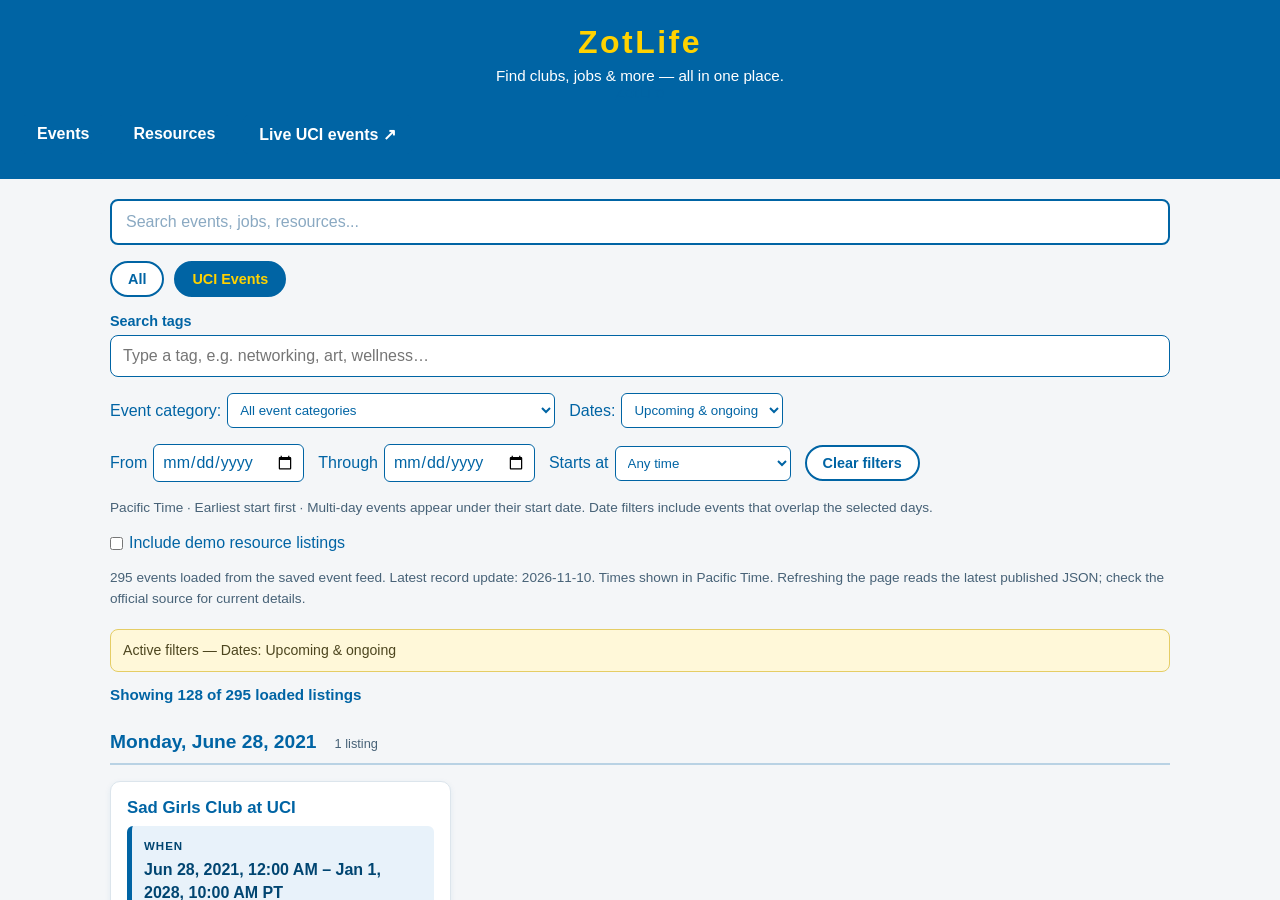
<file: index.html>
<!doctype html>
<html lang="en">
<head>
<meta charset="utf-8">
<meta name="viewport" content="width=device-width, initial-scale=1">
<meta http-equiv="refresh" content="0; url=./campus_connect___mvp_prototype.html">
<title>ZotLife</title>
</head>
<body><p><a href="./campus_connect___mvp_prototype.html">Open ZotLife — UCI events and resources</a></p></body>
</html>
</file>
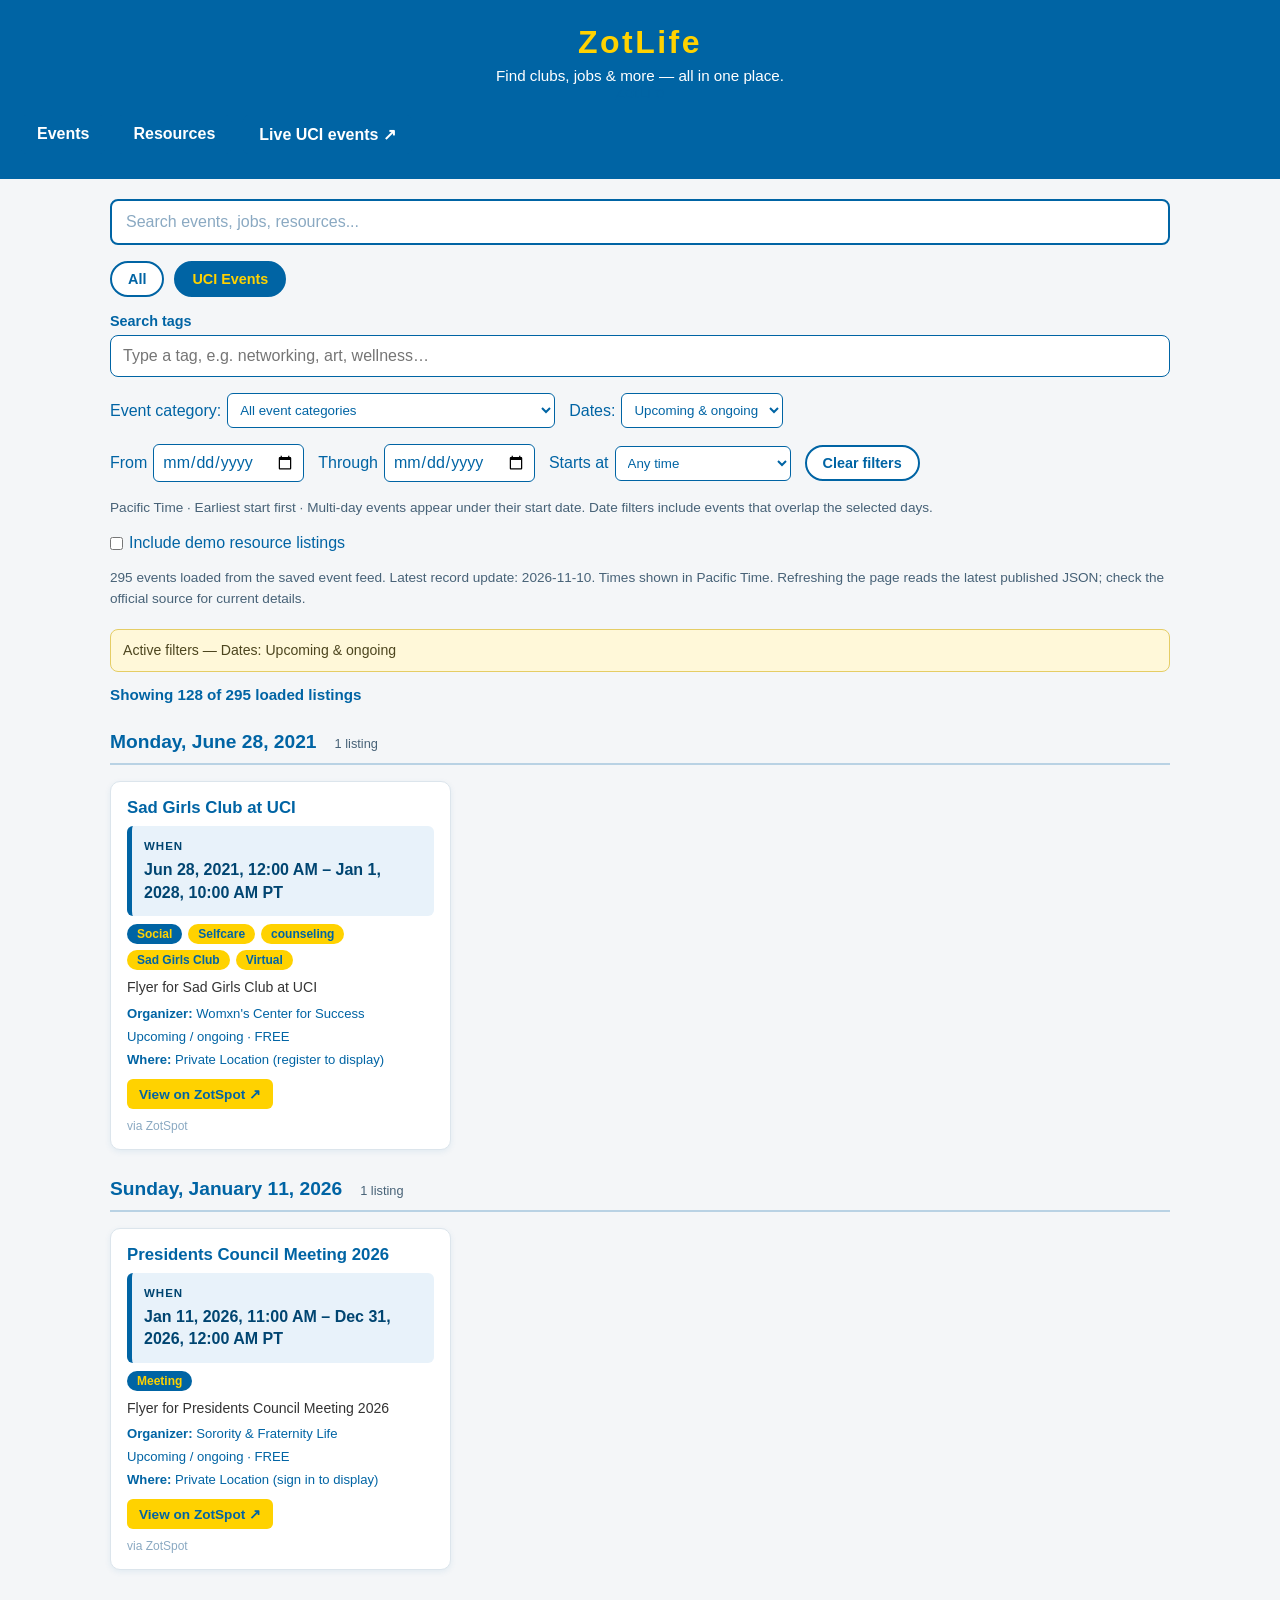
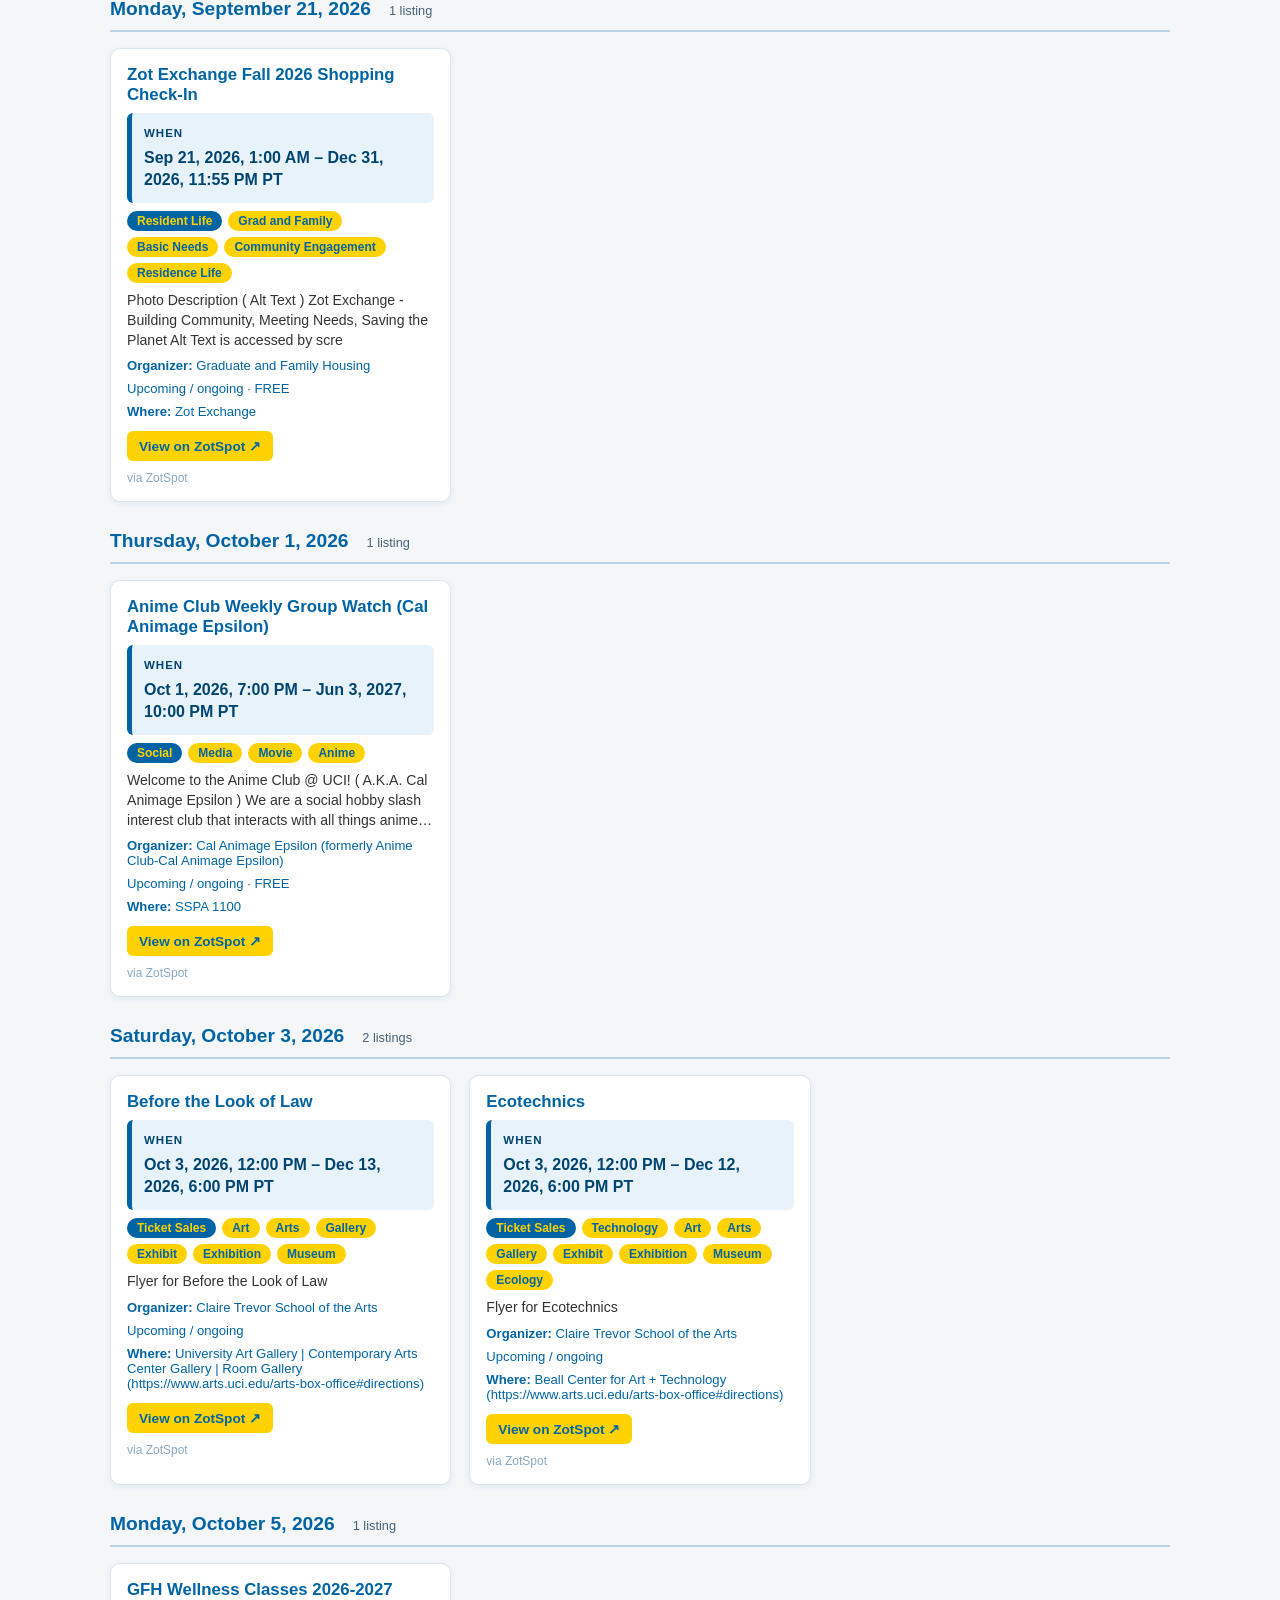
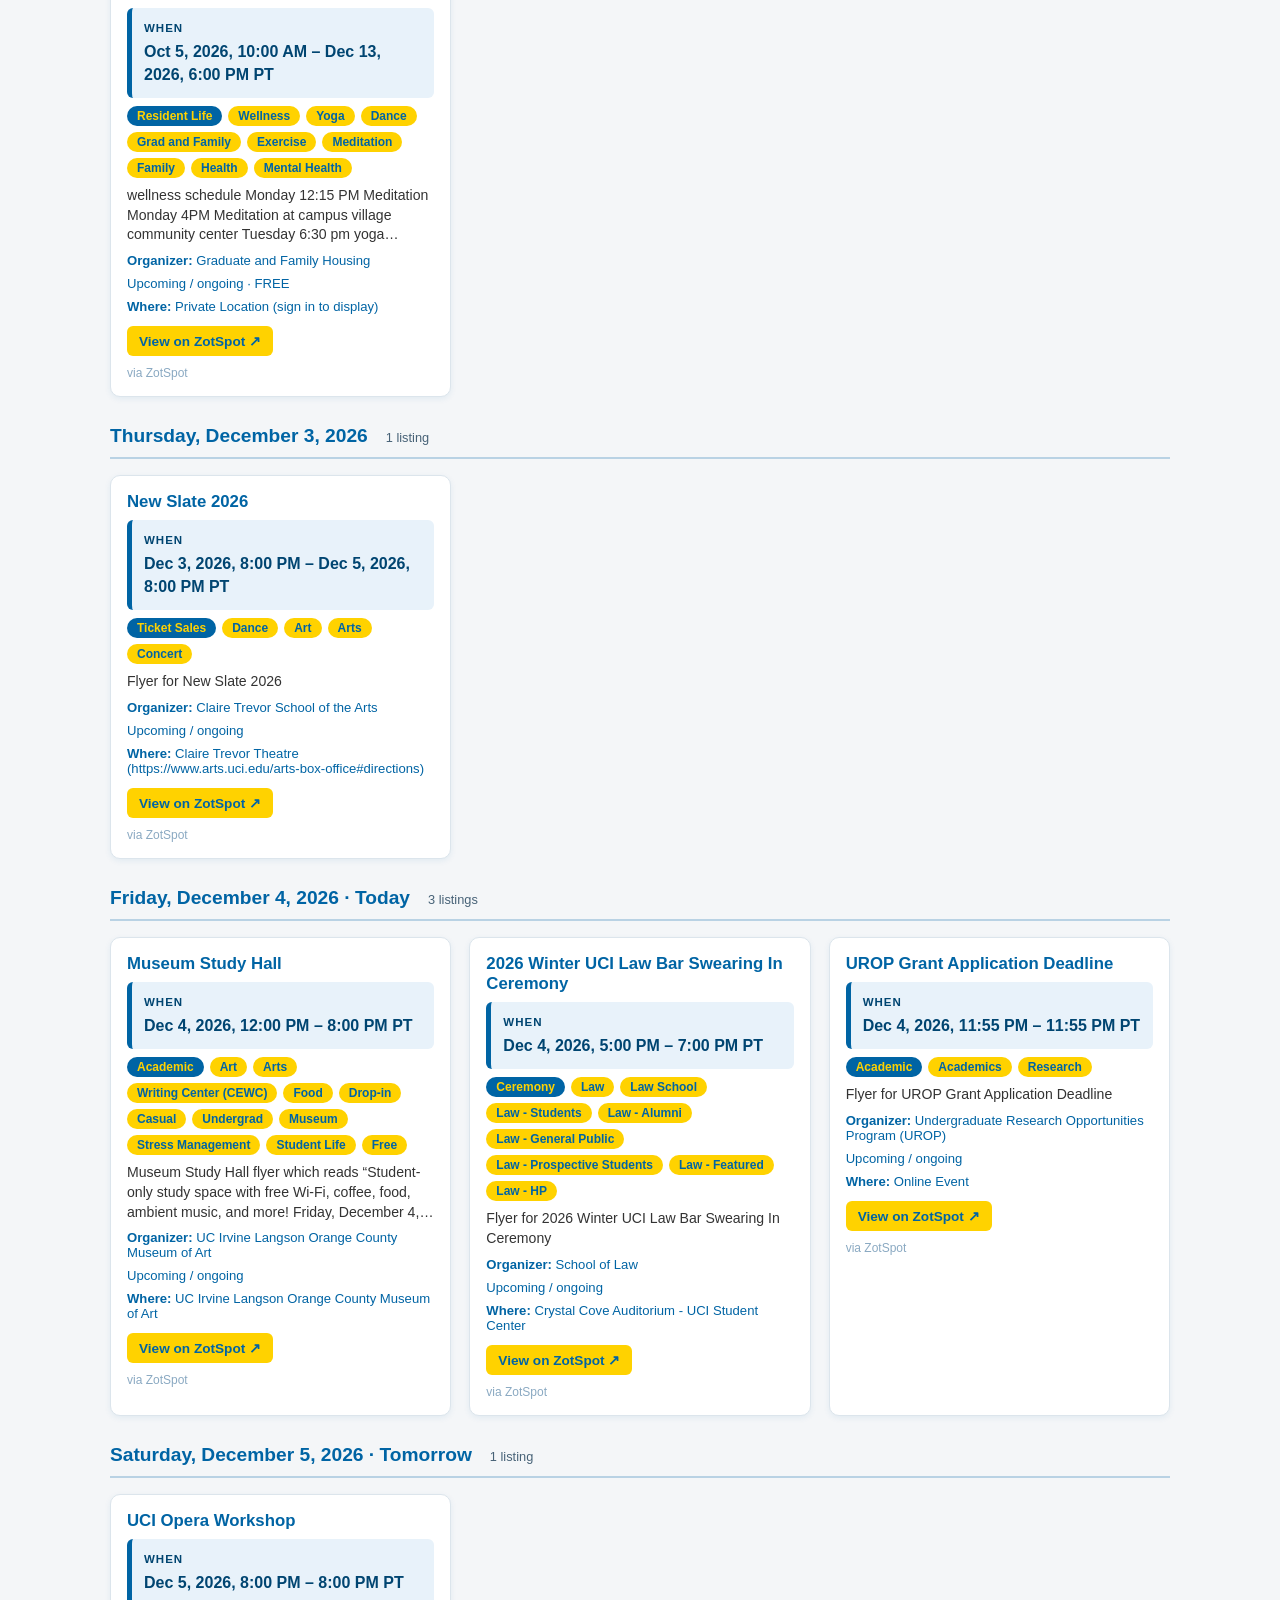
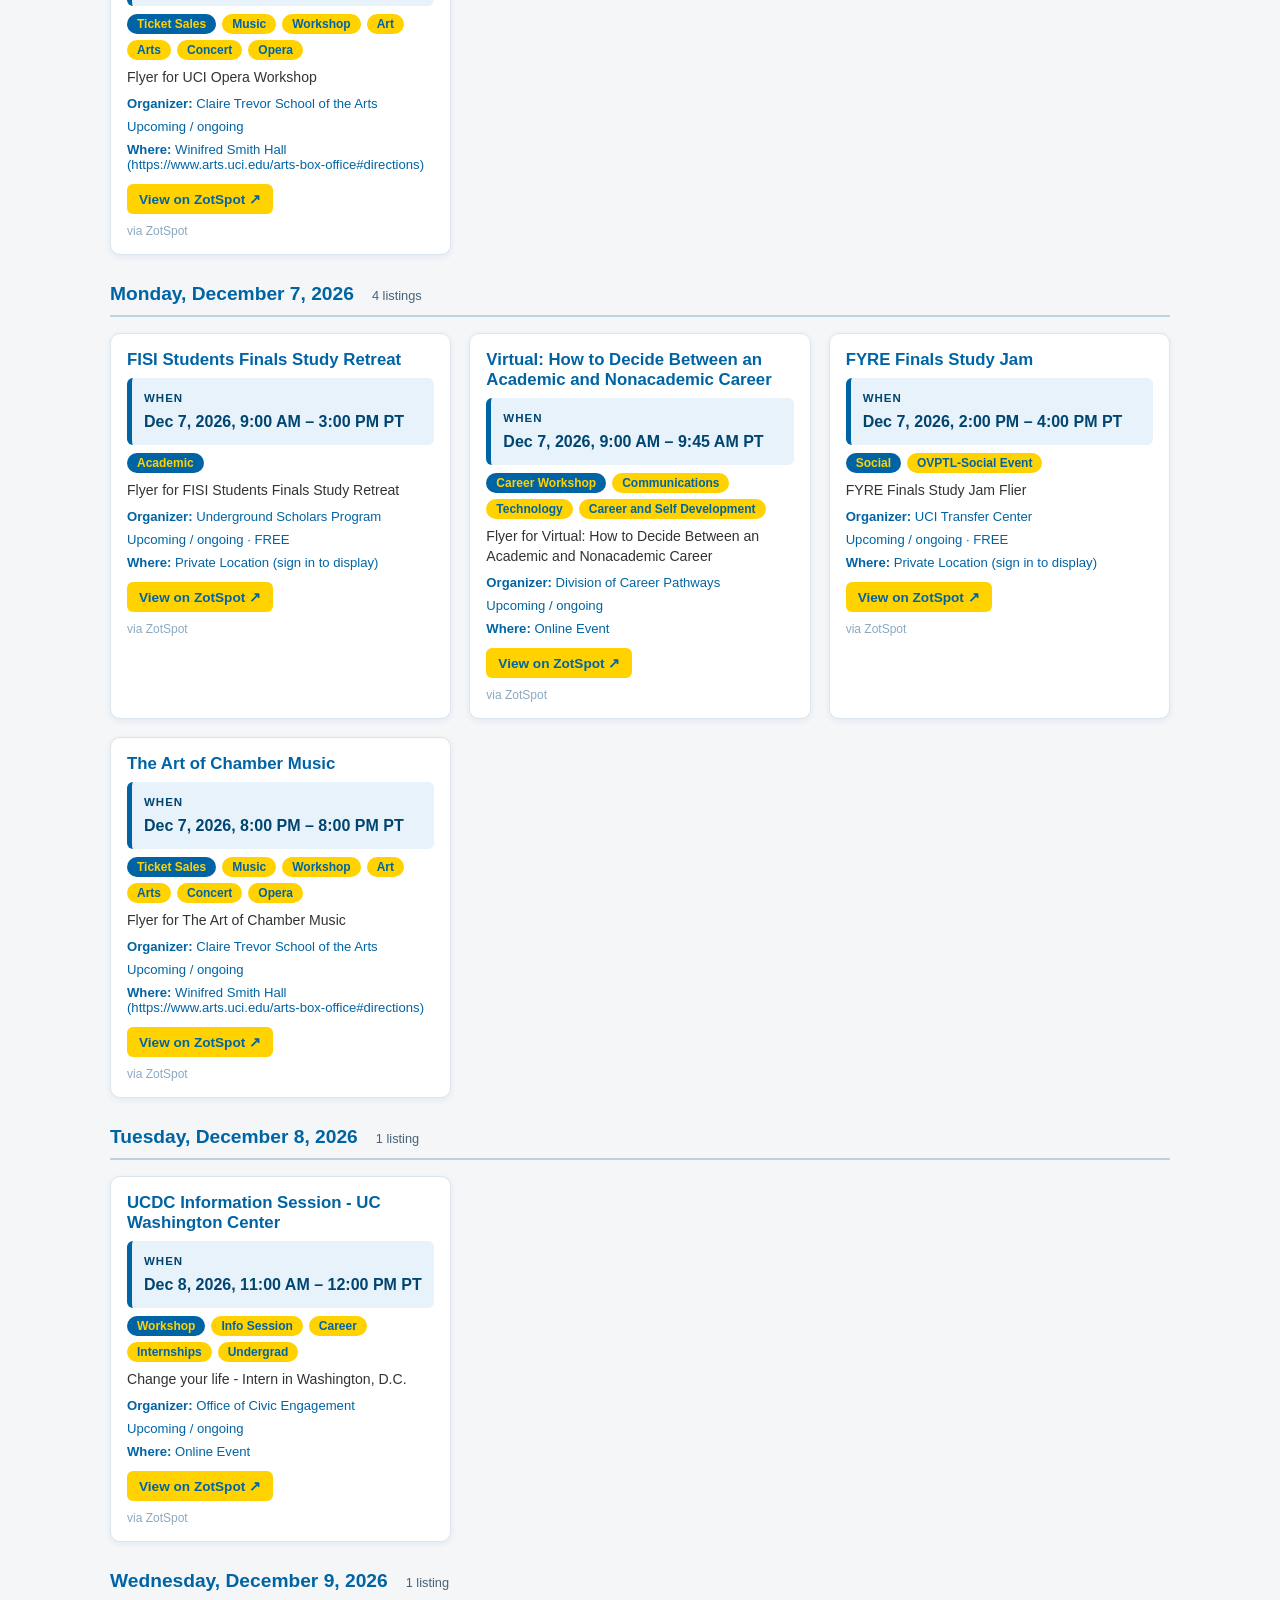
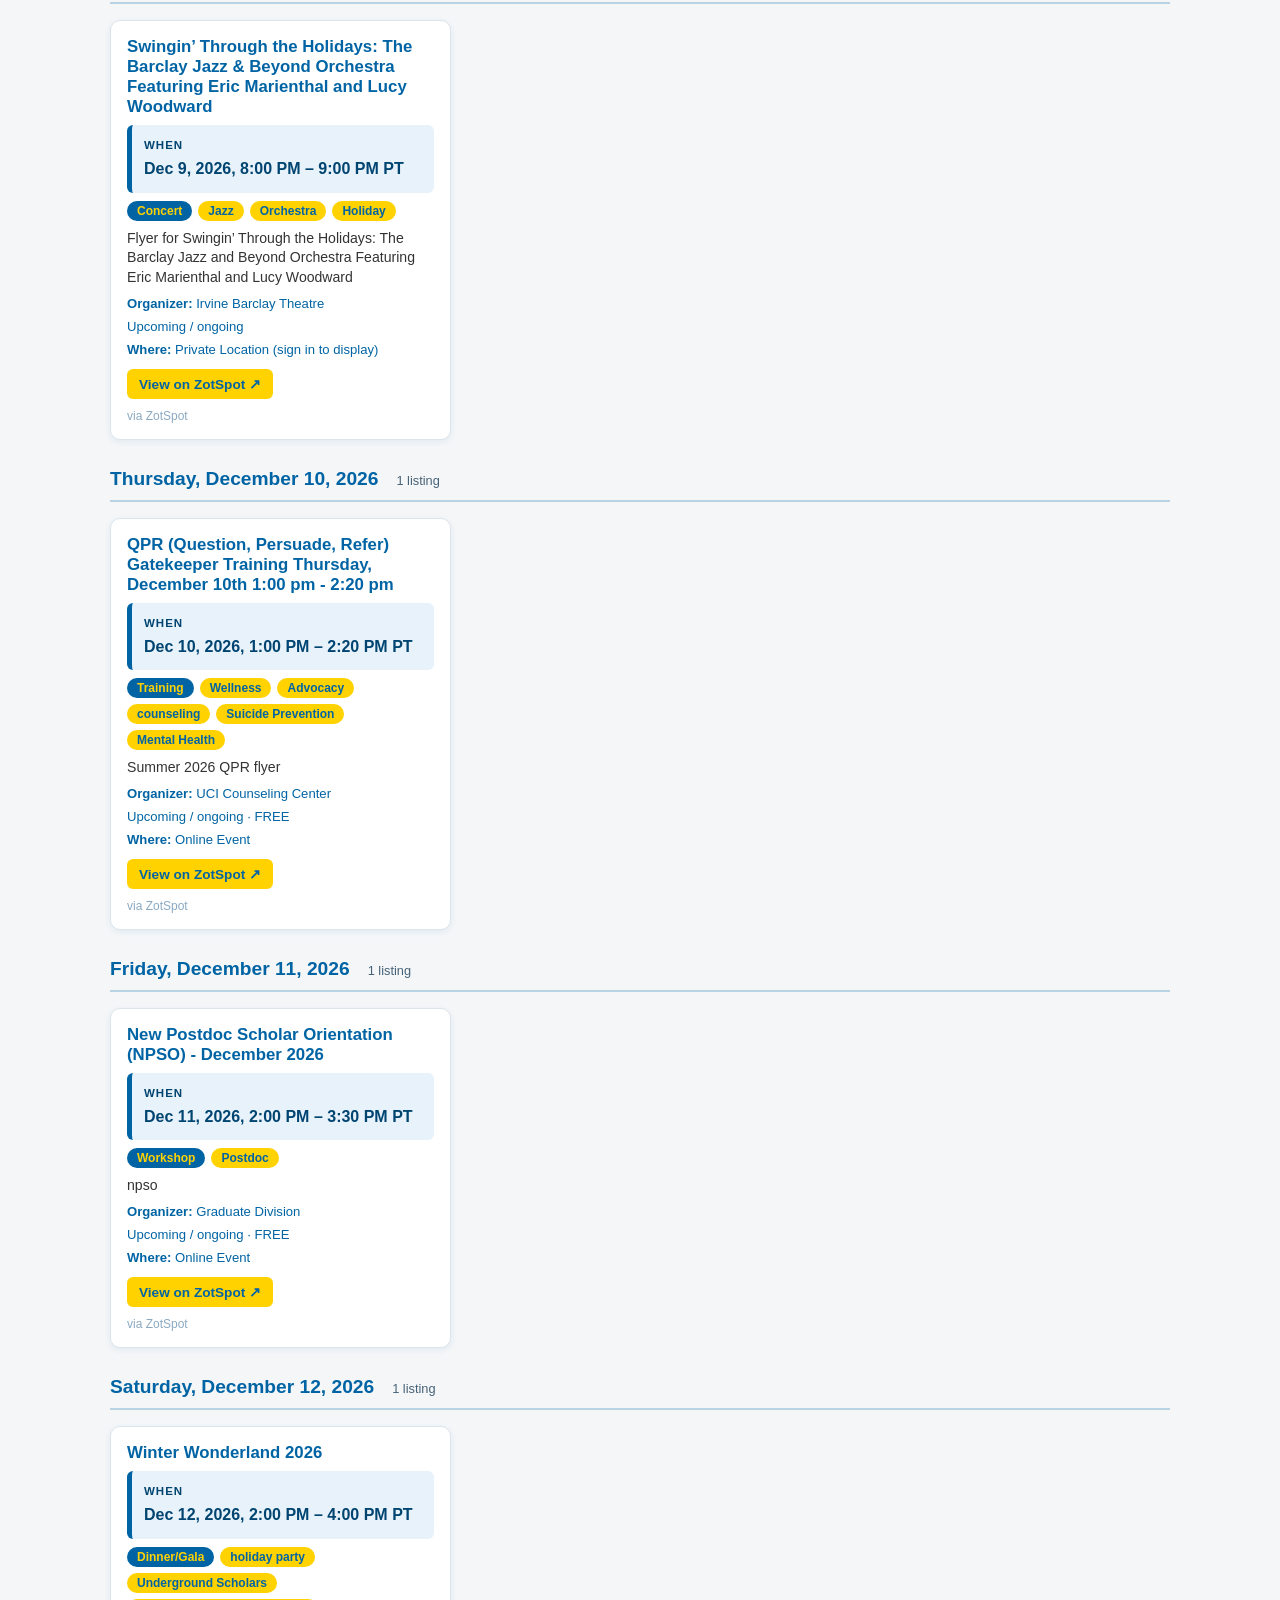
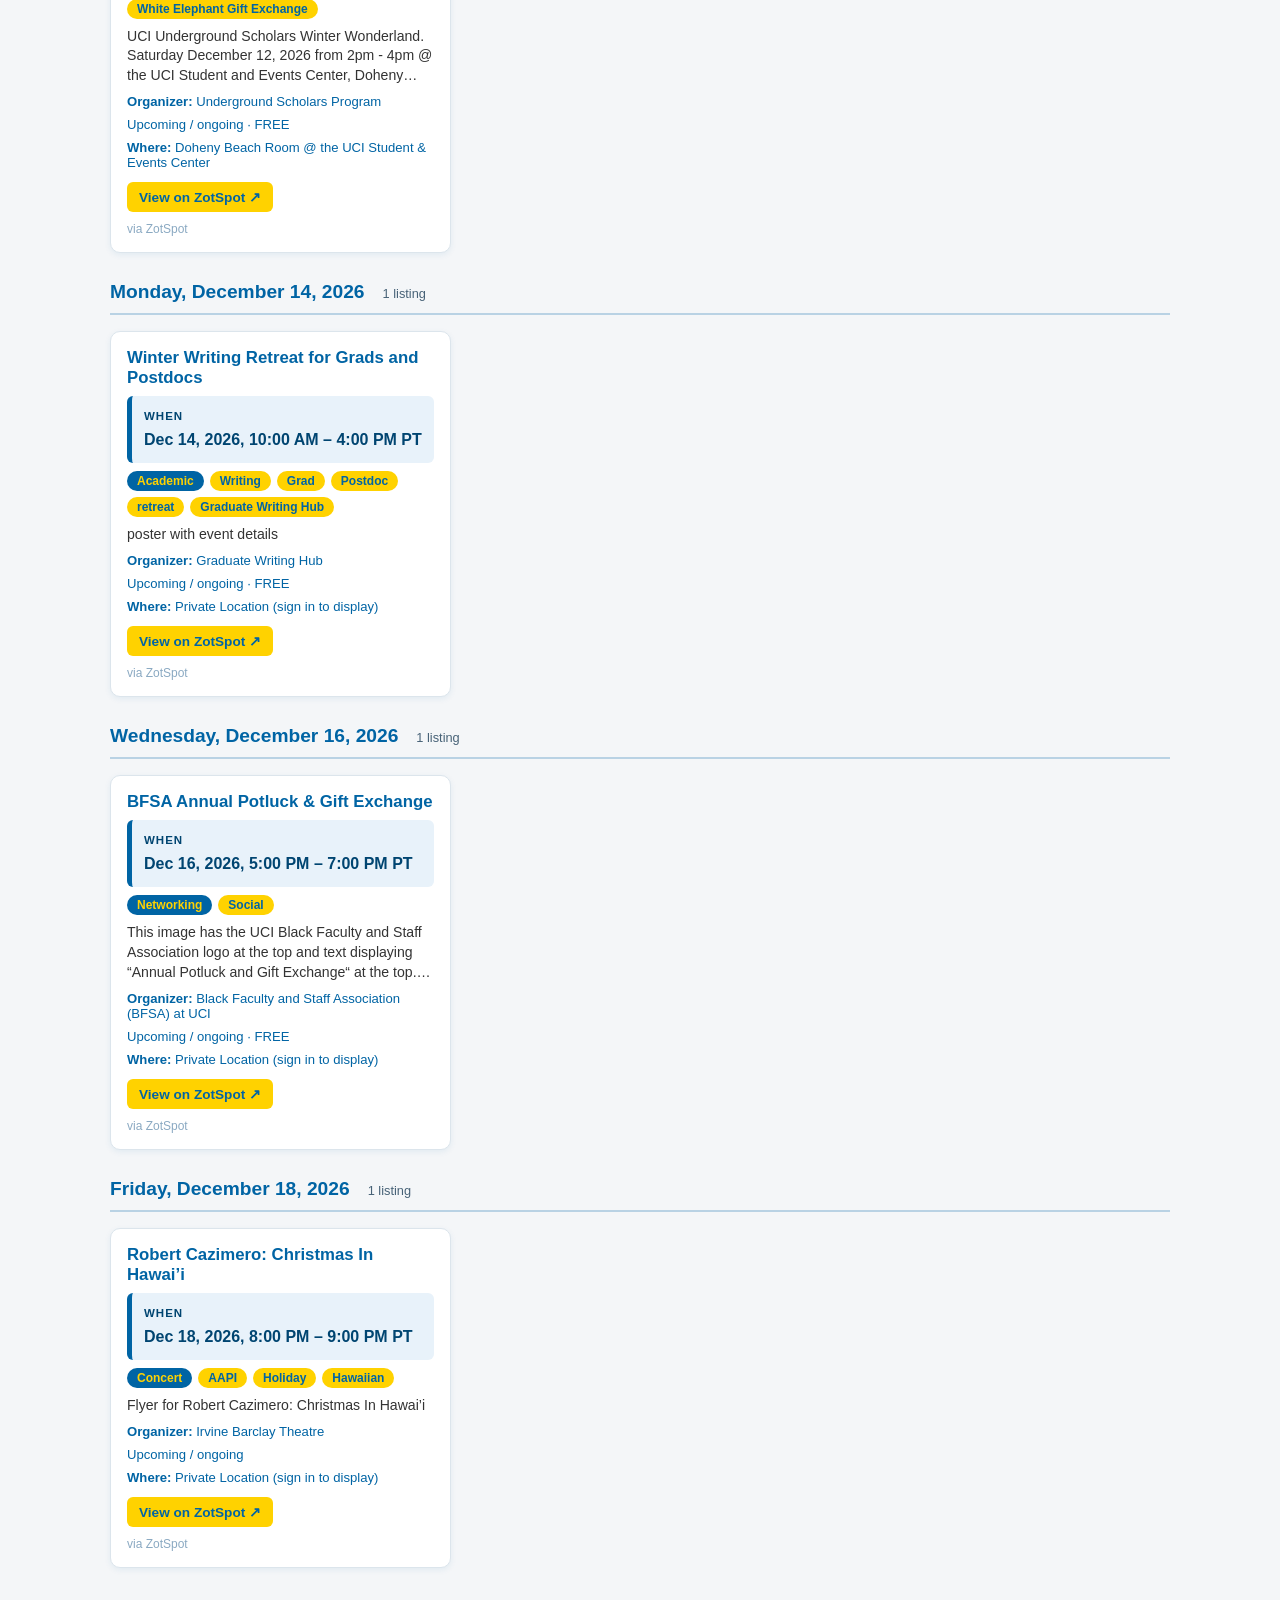
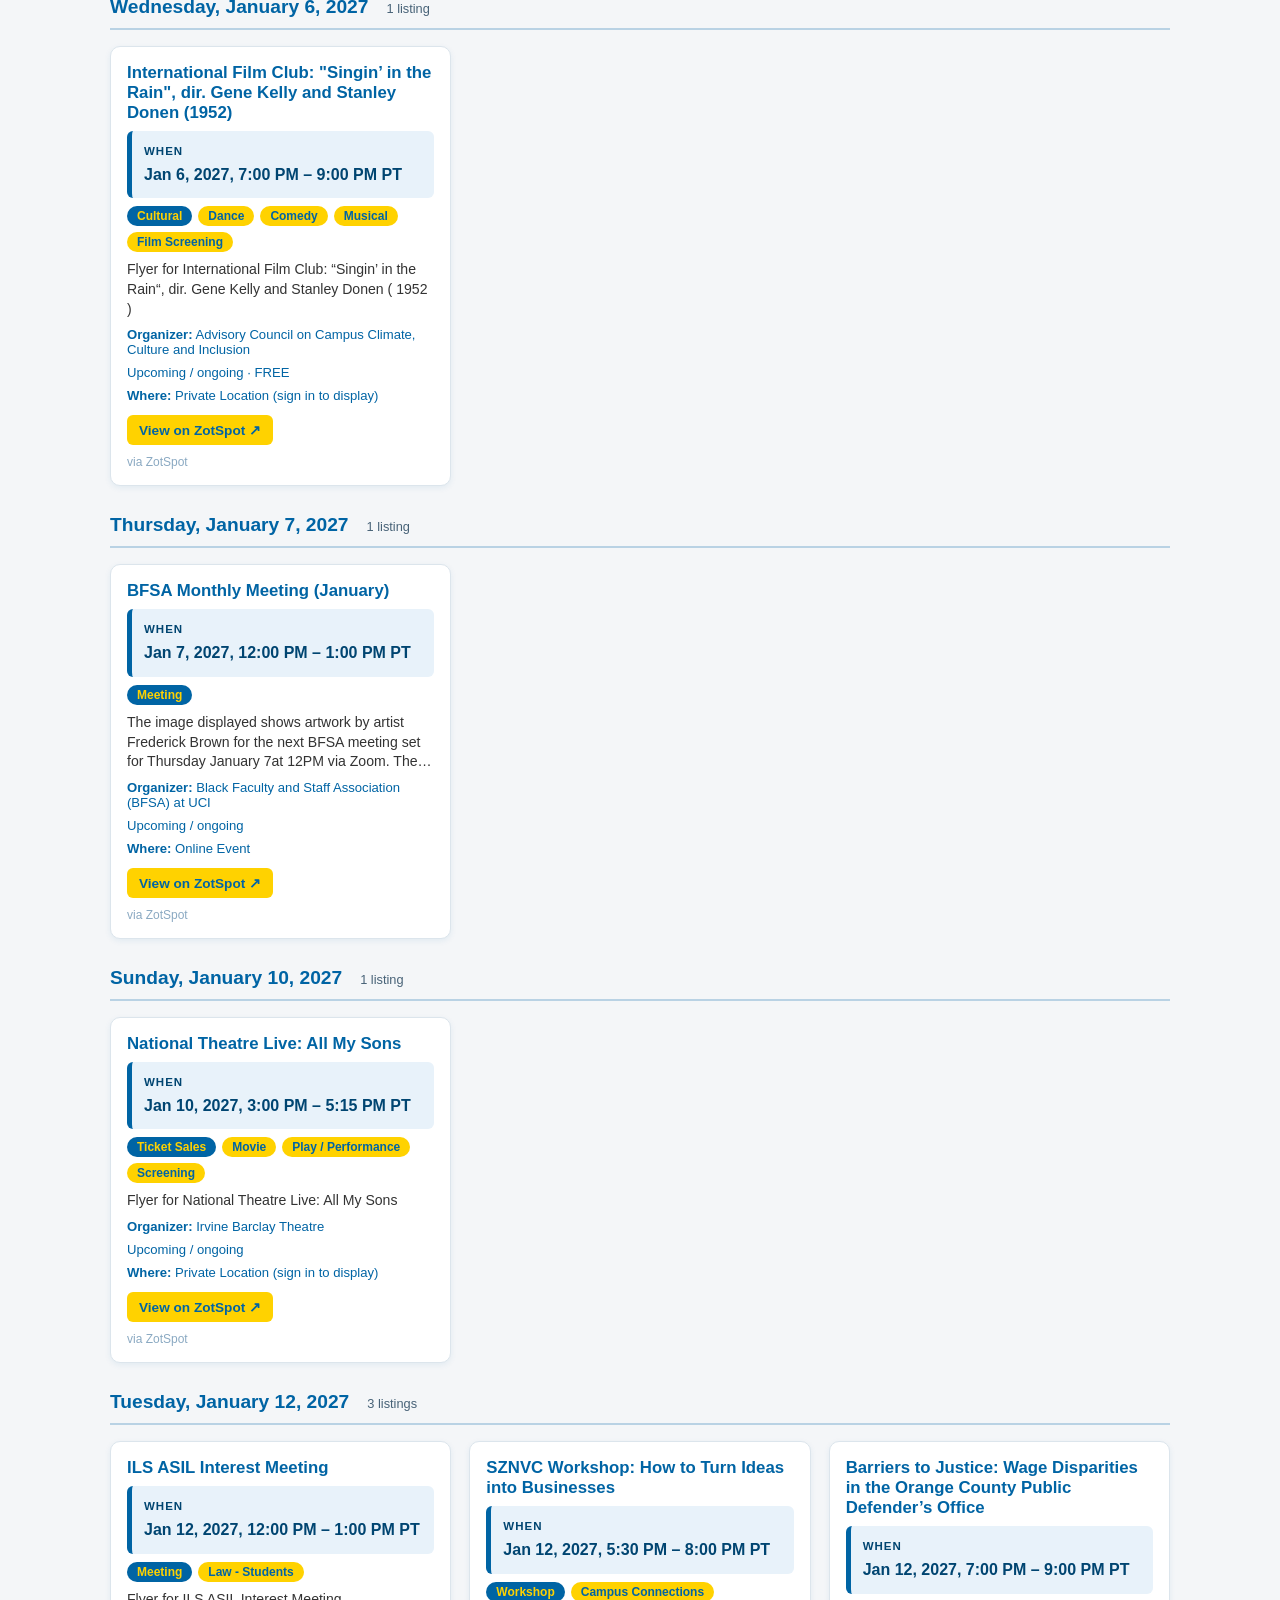
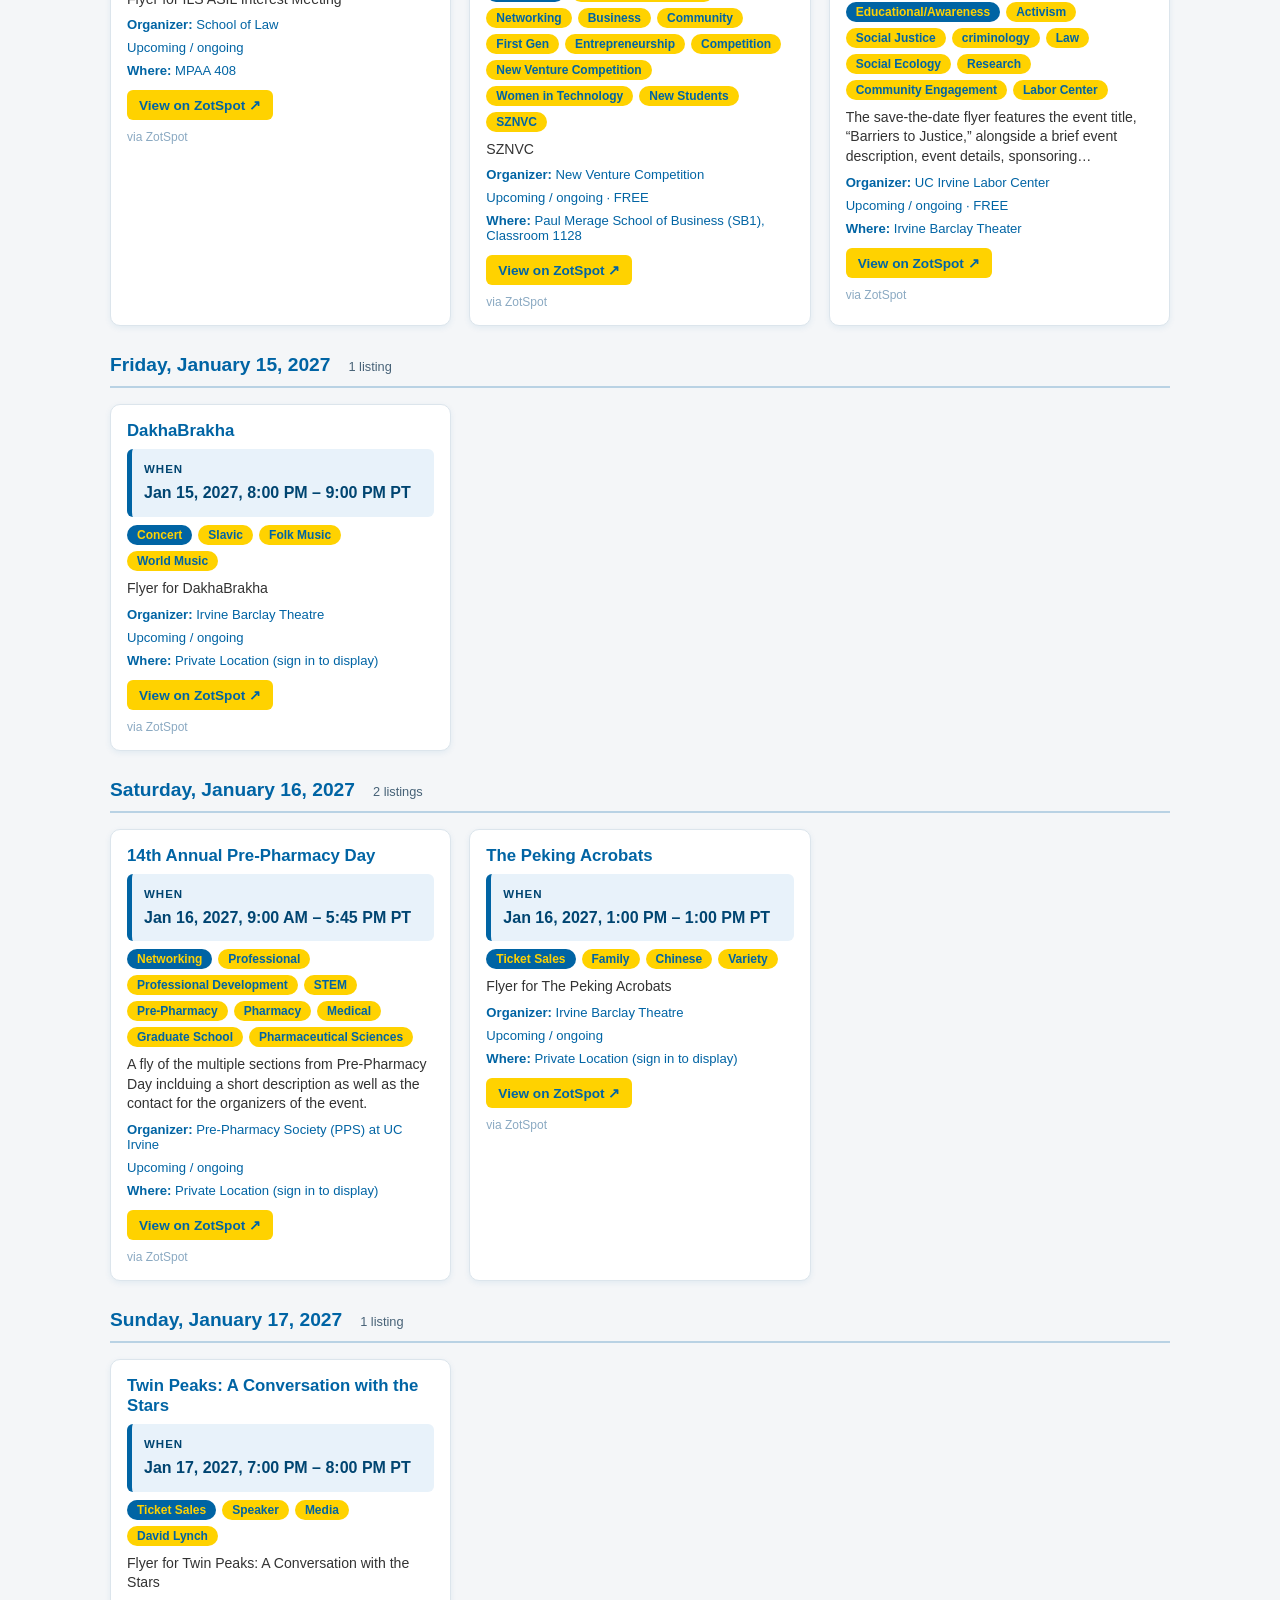
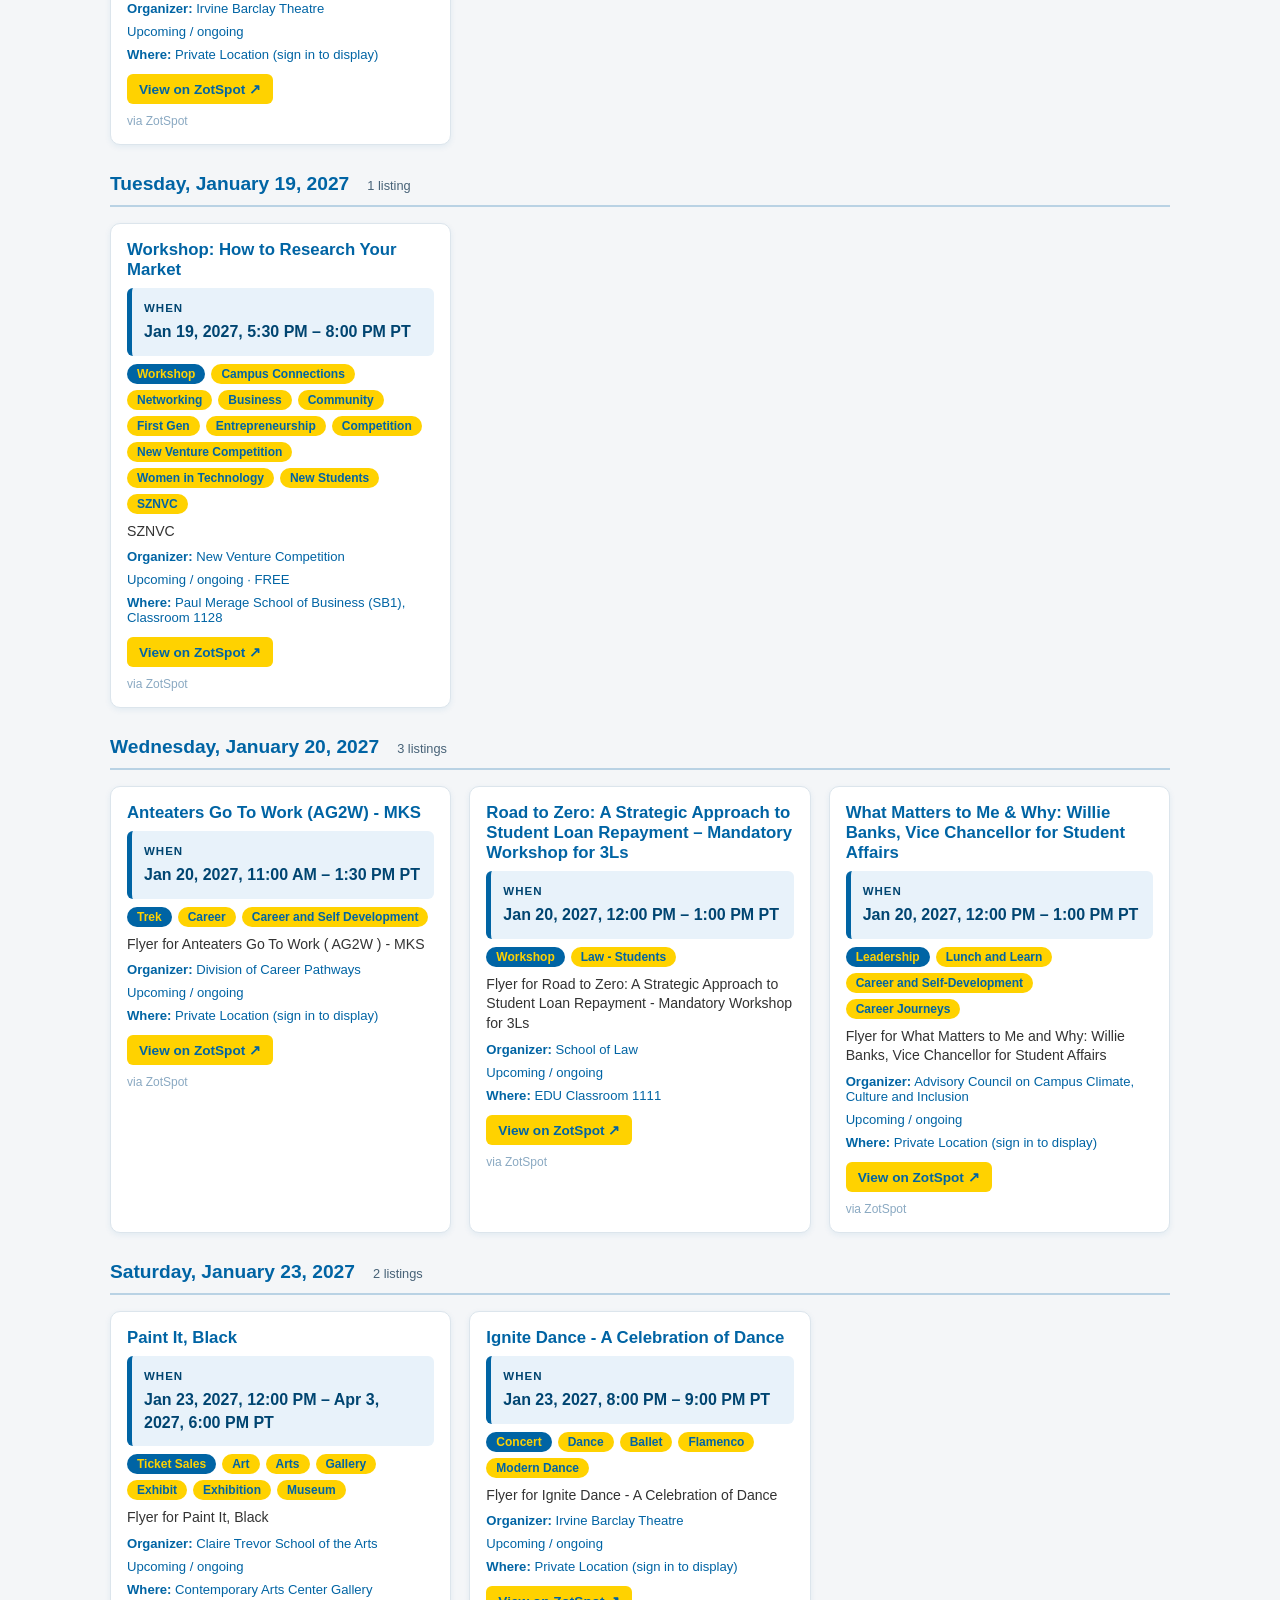
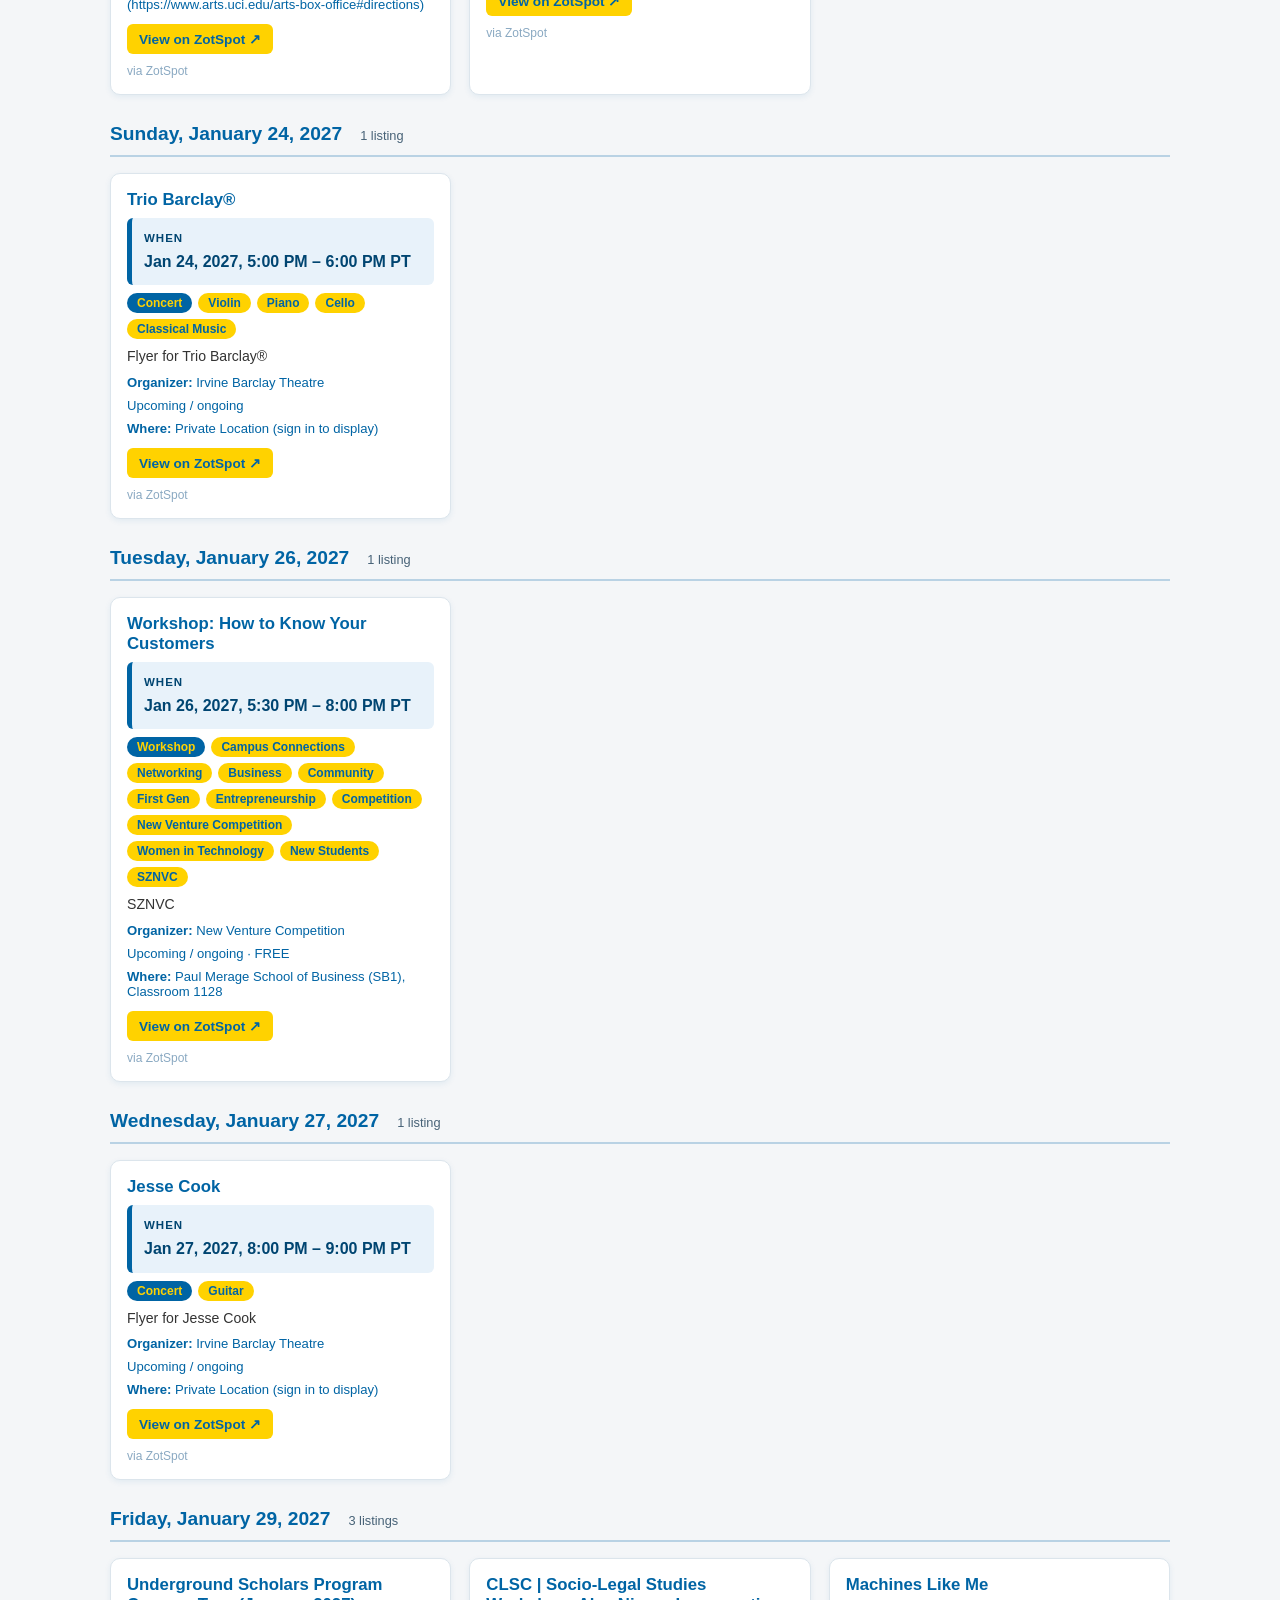
<file: campus_connect___mvp_prototype.html>
<!DOCTYPE html>
<html lang="en">

<head>
  <meta charset="UTF-8">
  <meta name="viewport" content="width=device-width, initial-scale=1.0">
  <link rel="stylesheet" href="campus_connect.css">
  <title>ZotLife</title>
  <style>
    [hidden] {
      display: none !important;
    }

    .event-tools {
      display: flex;
      flex-wrap: wrap;
      gap: 14px;
      align-items: center;
      margin: 16px 0;
    }

    .event-tools a,
    header a {
      color: inherit;
    }

    .snapshot-note {
      color: #476277;
      font-size: .85rem;
      line-height: 1.5;
      margin: 12px 0;
    }

    select {
      padding: 8px;
      border: 1px solid #0064A4;
      border-radius: 6px;
      background: white;
      color: #0064A4;
    }

    * {
      box-sizing: border-box;
      margin: 0;
      padding: 0;
    }

    body {
      font-family: -apple-system, BlinkMacSystemFont, "Segoe UI", Roboto, Helvetica, Arial, sans-serif;
      background: #f4f6f8;
      color: #0064A4;
    }

    header {
      background: #0064A4;
      padding: 24px 20px;
      text-align: center;
    }

    header h1 {
      color: #FFD200;
      font-size: 2rem;
      letter-spacing: 2.5px;
      font-weight: 700;
    }

    header p {
      color: #ffffff;
      margin-top: 6px;
      font-size: 0.95rem;
    }

    main {
      max-width: 1100px;
      margin: 0 auto;
      padding: 20px;
    }

    #controls {
      margin-bottom: 20px;
    }

    #searchInput {
      width: 100%;
      padding: 12px 14px;
      font-size: 1rem;
      border: 2px solid #0064A4;
      border-radius: 8px;
      margin-bottom: 16px;
      outline: none;
      color: #0064A4;
    }

    #searchInput::placeholder {
      color: #8aa9c2;
    }

    #categoryFilters {
      display: flex;
      flex-wrap: wrap;
      gap: 10px;
    }

    .filter-btn {
      padding: 8px 16px;
      border-radius: 20px;
      border: 2px solid #0064A4;
      background: #ffffff;
      color: #0064A4;
      font-weight: 600;
      font-size: 0.9rem;
      cursor: pointer;
      transition: all 0.15s ease;
    }

    .filter-btn:hover {
      background: #e8f1f8;
    }

    .filter-btn.active {
      background: #0064A4;
      color: #FFD200;
      border-color: #0064A4;
    }

    #resultsInfo {
      margin: 14px 0;
      font-size: 0.95rem;
      color: #0064A4;
      font-weight: 600;
    }

    #cardGrid {
      display: block;
    }

    .day-grid {
      display: grid;
      grid-template-columns: repeat(auto-fill, minmax(280px, 1fr));
      gap: 18px;
    }

    .date-group {
      margin: 28px 0;
    }

    .date-heading {
      display: flex;
      flex-wrap: wrap;
      gap: 8px 18px;
      align-items: baseline;
      font-size: 1.2rem;
      border-bottom: 2px solid #b9d2e4;
      padding-bottom: 10px;
      margin-bottom: 16px;
    }

    .date-heading span {
      font-size: .8rem;
      font-weight: 500;
      color: #476277;
    }

    .event-when {
      background: #e8f2fa;
      border-left: 5px solid #0064a4;
      border-radius: 6px;
      padding: 12px;
      display: flex;
      flex-direction: column;
      gap: 5px;
      line-height: 1.4;
      color: #004571;
      font-size: 1rem;
      font-weight: 700;
    }

    .event-when strong {
      text-transform: uppercase;
      letter-spacing: 1px;
      font-size: .72rem;
    }

    .tag-search {
      display: flex;
      flex-direction: column;
      gap: 6px;
      margin: 16px 0;
      font-size: .9rem;
      font-weight: 600;
    }

    #tagSearch {
      width: 100%;
      border: 1px solid #0064a4;
      border-radius: 8px;
      padding: 11px 12px;
      font-size: 1rem;
      color: #0064a4;
    }

    .event-tools label {
      display: flex;
      gap: 6px;
      align-items: center;
      flex-wrap: wrap;
    }

    input[type="date"] {
      max-width: 100%;
      border: 1px solid #0064a4;
      padding: 8px;
      border-radius: 6px;
      color: #0064a4;
      font: inherit;
      background: white;
    }

    #activeFilters {
      background: #fff8d9;
      border: 1px solid #e5cd65;
      border-radius: 8px;
      padding: 10px 12px;
      font-size: .88rem;
      line-height: 1.5;
      margin: 12px 0;
      color: #4d461f;
    }

    #filterError {
      color: #9c2929;
      font-weight: 600;
      margin: 12px 0;
    }

    .card {
      background: #ffffff;
      border: 1px solid #dce5ec;
      border-radius: 10px;
      padding: 16px;
      box-shadow: 0 2px 6px rgba(0, 100, 164, 0.08);
      display: flex;
      flex-direction: column;
      gap: 8px;
    }

    .card h3 {
      font-size: 1.05rem;
      color: #0064A4;
      font-weight: 700;
    }

    .tags {
      display: flex;
      flex-wrap: wrap;
      gap: 6px;
    }

    .tag {
      display: inline-block;
      padding: 3px 10px;
      border-radius: 12px;
      font-size: 0.75rem;
      font-weight: 700;
    }

    .tag.blue-bg {
      background: #0064A4;
      color: #FFD200;
    }

    .tag.yellow-bg {
      background: #FFD200;
      color: #0064A4;
    }

    .card p.desc {
      font-size: 0.88rem;
      color: #333;
      display: -webkit-box;
      -webkit-line-clamp: 3;
      -webkit-box-orient: vertical;
      overflow: hidden;
      line-height: 1.4em;
    }

    .card .meta-row {
      font-size: 0.82rem;
      color: #0064A4;
    }

    .card .meta-row strong {
      color: #0064A4;
    }

    .card a.contact-link {
      display: inline-block;
      margin-top: 4px;
      padding: 7px 12px;
      background: #FFD200;
      color: #0064A4;
      font-weight: 700;
      font-size: 0.85rem;
      border-radius: 6px;
      text-decoration: none;
      text-align: center;
      width: fit-content;
    }

    .card a.contact-link:hover {
      background: #e6bd00;
    }

    .via-source {
      font-size: 0.75rem;
      color: #8aa9c2;
      margin-top: 2px;
    }

    #emptyState {
      text-align: center;
      padding: 40px 20px;
      color: #0064A4;
    }

    #emptyState button {
      margin-top: 14px;
      padding: 10px 20px;
      background: #0064A4;
      color: #FFD200;
      border: none;
      border-radius: 8px;
      font-weight: 700;
      cursor: pointer;
      font-size: 0.9rem;
    }

    #emptyState button:hover {
      background: #004d80;
    }

    footer {
      text-align: center;
      padding: 20px;
      color: #0064A4;
      font-size: 0.85rem;
      background: #FFD200;
      margin-top: 30px;
    }

    @media (max-width: 600px) {
      .day-grid {
        grid-template-columns: 1fr;
      }

      header h1 {
        font-size: 1.6rem;
      }
    }
  </style>
</head>

<body>

  <header>
    <h1>ZotLife</h1>
    <p>Find clubs, jobs &amp; more — all in one place.</p>
    <a href="campus_connect___mvp_prototype.html" class="brand">ZotLife</a>
    <nav class="header-nav" aria-label="Main navigation">
      <a href="campus_connect___mvp_prototype.html">Events</a>
      <a href="resources.html">Resources</a>
      <a href="https://campusgroups.uci.edu/events" target="_blank" rel="noopener noreferrer">
        Live UCI events ↗
      </a>
    </nav>
    <!-- <nav>
    <a href="campus_connect___mvp_prototype.html" class="active">Events</a>
    <a href="resources.html">Resources</a>
    <a href="https://campusgroups.uci.edu/events" target="_blank" rel="noopener noreferrer">Open the live UCI events calendar ↗</a>
  </nav> -->

    <!-- <p><a href="https://zotspot.uci.edu/events" target="_blank" rel="noopener noreferrer">Open the live UCI events calendar ↗</a></p> -->

  </header>

  <main>
    <section id="controls">
      <input type="search" aria-label="Search listings" id="searchInput"
        placeholder="Search events, jobs, resources...">
      <div id="categoryFilters" aria-label="Event feed and demo resource groups">
        <button class="filter-btn" data-category="All">All</button>
        <button class="filter-btn" hidden data-category="Clubs">Clubs</button>
        <button class="filter-btn" hidden data-category="Jobs">Jobs</button>
        <button class="filter-btn" hidden data-category="Basic Needs">Basic Needs</button>
        <button class="filter-btn" hidden data-category="Housing">Housing</button>
        <button class="filter-btn active" data-category="Events">UCI Events</button>
        <button class="filter-btn" hidden data-category="Career Fairs">Career Fairs</button>
        <button class="filter-btn" hidden data-category="Health/Wellness">Health/Wellness</button>
      </div>
      <label class="tag-search" for="tagSearch">Search tags
        <input type="search" id="tagSearch" list="tagSuggestions"
          placeholder="Type a tag, e.g. networking, art, wellness…" autocomplete="off">
      </label>
      <datalist id="tagSuggestions"></datalist>
      <div class="event-tools">
        <label for="eventCategoryFilter">Event category:
          <select id="eventCategoryFilter">
            <option value="">All event categories</option>
          </select>
        </label>
        <label for="eventPeriod">Dates: <select id="eventPeriod">
            <option value="upcoming">Upcoming &amp; ongoing</option>
            <option value="today">Today</option>
            <option value="tomorrow">Tomorrow</option>
            <option value="next7">Next 7 days</option>
            <option value="all">All dates</option>
            <option value="past">Past events</option>
            <option value="undated">Dates unconfirmed</option>
          </select></label>
      </div>
      <div class="event-tools">
        <label for="dateFrom">From <input type="date" id="dateFrom"></label>
        <label for="dateTo">Through <input type="date" id="dateTo"></label>
        <label for="timeOfDay">Starts at
          <select id="timeOfDay">
            <option value="">Any time</option>
            <option value="morning">Morning · 6 AM–noon</option>
            <option value="afternoon">Afternoon · noon–5 PM</option>
            <option value="evening">Evening · 5–9 PM</option>
            <option value="night">Night · 9 PM–6 AM</option>
          </select>
        </label>
        <button id="resetFiltersBtn" class="filter-btn" type="button">Clear filters</button>
      </div>
      <p class="snapshot-note">Pacific Time · Earliest start first · Multi-day events appear under their start date.
        Date filters include events that overlap the selected days.</p>
      <p id="filterError" role="alert" hidden>The From date must be on or before the Through date.</p>
      <div class="event-tools">
        <label><input id="showDemos" type="checkbox"> Include demo resource listings</label>
      </div>
      <p class="snapshot-note" id="snapshotNote"></p>
    </section>

    <div id="feedError" role="alert" hidden>
      <p id="feedErrorMessage"></p>
      <button id="retryFeed" class="filter-btn" type="button">Try again</button>
      <a href="https://zotspot.uci.edu/events" target="_blank" rel="noopener noreferrer">Browse live UCI events ↗</a>
    </div>
    <p id="activeFilters" aria-live="polite"></p>
    <section id="resultsInfo" aria-live="polite"></section>

    <section id="cardGrid"></section>

    <div id="emptyState" hidden>
      <p>No listings match these filters. Try All dates or different keywords. For newer events, open the live UCI
        calendar above.</p>
      <button id="clearFiltersBtn">Clear Filters</button>
    </div>
  </main>

  <footer>
    <p>
      ZotLife — UCI events from ZotSpot · Other resource listings are demo examples |
      <a href="resources.html">Campus Resources</a> ·
      <a href="https://campusgroups.uci.edu/events" target="_blank" rel="noopener noreferrer">Browse live UCI events
        ↗</a>
    </p>
  </footer>

  <!-- <footer>
  ZotLife — UCI events from ZotSpot · Other resource listings are demo examples
</footer> -->

  <script src="./app.js" defer></script>


</body>

</html>
</file>
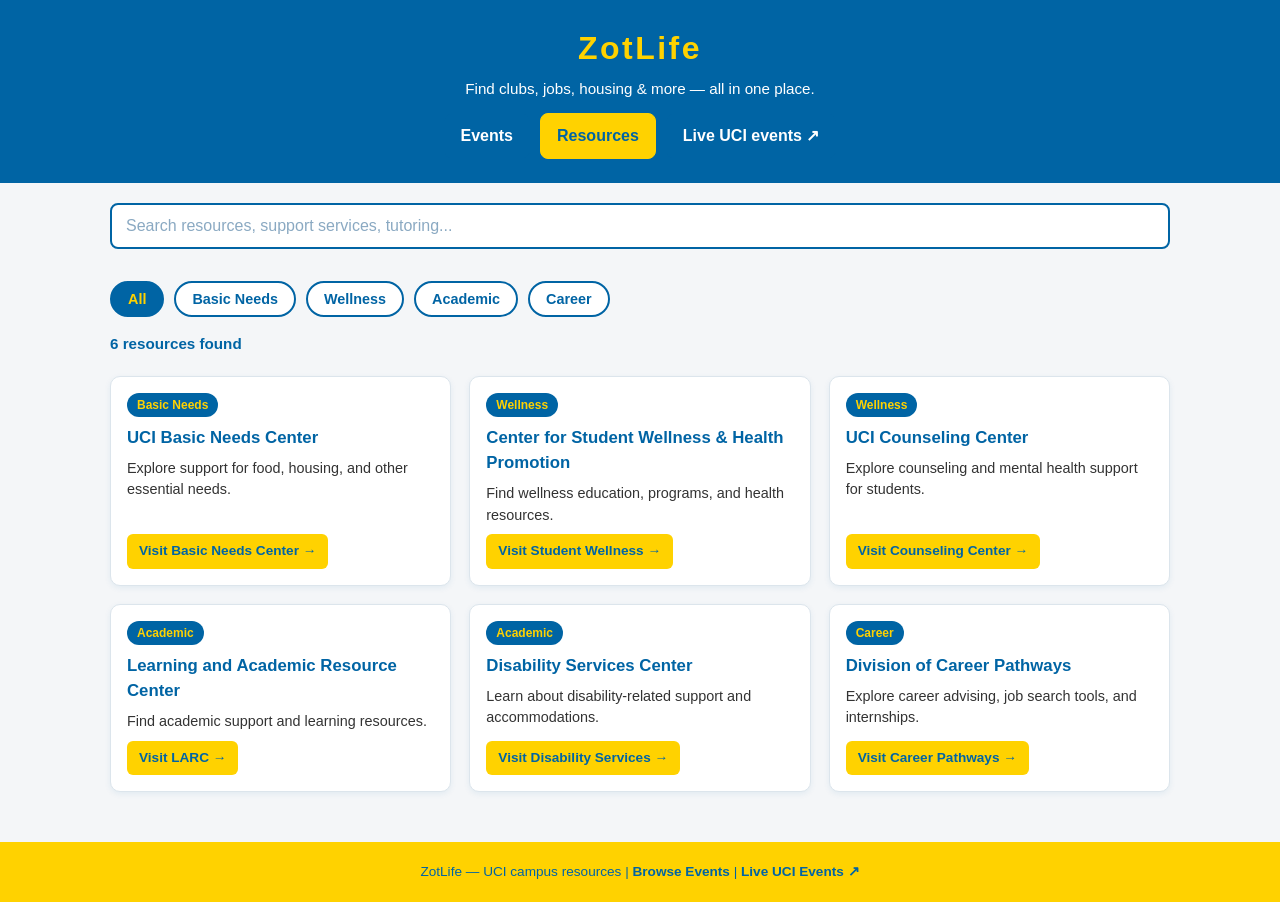
<file: resources.html>
<!DOCTYPE html>
<html lang="en">
<head>
  <meta charset="UTF-8">
  <meta name="viewport" content="width=device-width, initial-scale=1.0">
  <link rel="stylesheet" href="resources.css">
  <title>Resources | ZotLife</title>
</head>

<body>

<header>
  <h1>ZotLife</h1>
  <p>Find clubs, jobs, housing & more — all in one place.</p>

  <nav class="header-nav" aria-label="Main navigation">
    <a href="campus_connect___mvp_prototype.html">
      Events
    </a>

    <a href="resources.html" aria-current="page">
      Resources
    </a>

    <a
      href="https://campusgroups.uci.edu/events"
      target="_blank"
      rel="noopener noreferrer">
      Live UCI events ↗
    </a>
  </nav>
</header>

<main>

  <section id="controls">

    <input
      id="resource-search"
      type="search"
      aria-label="Search resources"
      placeholder="Search resources, support services, tutoring..."
    >

    <div
      class="filters"
      role="group"
      aria-label="Filter resources by category"
    >

      <button
        class="filter"
        type="button"
        data-filter="all"
        aria-pressed="true">
        All
      </button>

      <button
        class="filter"
        type="button"
        data-filter="basic-needs"
        aria-pressed="false">
        Basic Needs
      </button>

      <button
        class="filter"
        type="button"
        data-filter="wellness"
        aria-pressed="false">
        Wellness
      </button>

      <button
        class="filter"
        type="button"
        data-filter="academic"
        aria-pressed="false">
        Academic
      </button>

      <button
        class="filter"
        type="button"
        data-filter="career"
        aria-pressed="false">
        Career
      </button>

    </div>

    <p
      class="result-count"
      id="result-count"
      aria-live="polite">
    </p>

  </section>

  <section
    class="cards"
    id="resource-list">

    <article
      class="card"
      data-category="basic-needs"
      data-keywords="food pantry housing financial assistance">

      <span class="tag">Basic Needs</span>

      <h2>UCI Basic Needs Center</h2>

      <p>
        Explore support for food, housing, and other essential needs.
      </p>

      <a href="https://basicneeds.uci.edu/">
        Visit Basic Needs Center →
      </a>

    </article>

    <article
      class="card"
      data-category="wellness"
      data-keywords="health wellbeing workshops prevention">

      <span class="tag">Wellness</span>

      <h2>Center for Student Wellness & Health Promotion</h2>

      <p>
        Find wellness education, programs, and health resources.
      </p>

      <a href="https://studentwellness.uci.edu/">
        Visit Student Wellness →
      </a>

    </article>

    <article
      class="card"
      data-category="wellness"
      data-keywords="mental health therapy counseling support">

      <span class="tag">Wellness</span>

      <h2>UCI Counseling Center</h2>

      <p>
        Explore counseling and mental health support for students.
      </p>

      <a href="https://counseling.uci.edu/">
        Visit Counseling Center →
      </a>

    </article>

    <article
      class="card"
      data-category="academic"
      data-keywords="tutoring study learning classes">

      <span class="tag">Academic</span>

      <h2>Learning and Academic Resource Center</h2>

      <p>
        Find academic support and learning resources.
      </p>

      <a href="https://larc.uci.edu/">
        Visit LARC →
      </a>

    </article>

    <article
      class="card"
      data-category="academic"
      data-keywords="accessibility accommodations disability">

      <span class="tag">Academic</span>

      <h2>Disability Services Center</h2>

      <p>
        Learn about disability-related support and accommodations.
      </p>

      <a href="https://dsc.uci.edu/">
        Visit Disability Services →
      </a>

    </article>

    <article
      class="card"
      data-category="career"
      data-keywords="jobs internships resumes career">

      <span class="tag">Career</span>

      <h2>Division of Career Pathways</h2>

      <p>
        Explore career advising, job search tools, and internships.
      </p>

      <a href="https://career.uci.edu/">
        Visit Career Pathways →
      </a>

    </article>

  </section>

  <div
    class="empty"
    id="empty-message"
    hidden>
    No resources match your search. Try another keyword or category.
  </div>

</main>

<footer>
  <p>
    ZotLife — UCI campus resources |
    <a href="campus_connect___mvp_prototype.html">
      Browse Events
    </a>
    |
    <a
      href="https://campusgroups.uci.edu/events"
      target="_blank"
      rel="noopener noreferrer">
      Live UCI Events ↗
    </a>
  </p>
</footer>

<script>
const search = document.getElementById("resource-search");
const filters = document.querySelectorAll(".filter");
const cards = document.querySelectorAll(".card");
const resultCount = document.getElementById("result-count");
const emptyMessage = document.getElementById("empty-message");

let selectedCategory = "all";

function updateResources() {
  const query = search.value.trim().toLowerCase();

  let visibleCount = 0;

  cards.forEach((card) => {
    const matchesCategory =
      selectedCategory === "all" ||
      card.dataset.category === selectedCategory;

    const searchableText =
      (card.textContent + " " + card.dataset.keywords)
        .toLowerCase();

    const matchesSearch =
      searchableText.includes(query);

    const visible =
      matchesCategory && matchesSearch;

    card.hidden = !visible;

    if (visible) {
      visibleCount++;
    }
  });

  resultCount.textContent =
    visibleCount +
    (visibleCount === 1
      ? " resource found"
      : " resources found");

  emptyMessage.hidden =
    visibleCount !== 0;
}

filters.forEach((button) => {

  button.addEventListener("click", () => {

    selectedCategory =
      button.dataset.filter;

    filters.forEach((filter) => {
      filter.setAttribute(
        "aria-pressed",
        String(filter === button)
      );
    });

    updateResources();
  });
});

search.addEventListener(
  "input",
  updateResources
);

updateResources();
</script>

</body>
</html>
</file>
<file: campus_connect.css>
.header-nav {
  display: flex;
  flex-wrap: wrap;
  gap: 10px;
  margin-top: 12px;
}

.header-nav a {
  display: inline-block;
  padding: 10px 16px;
  background: #0064a4;
  color: #fff;
  border: 1px solid #0064a4;
  border-radius: 8px;
  text-decoration: none;
  font-weight: 600;
}

.header-nav a:hover {
  background: #003b5c;
}
</file>
<file: resources.css>
main {
  max-width: 1100px;
  margin: 0 auto;
  padding: 20px;
}

#controls {
  margin-bottom: 20px;
}

#resource-search {
  width: 100%;
  padding: 12px 14px;
  font-size: 1rem;
  border: 2px solid #0064A4;
  border-radius: 8px;
  margin-bottom: 16px;
  color: #0064A4;
}

#resource-search::placeholder {
  color: #8aa9c2;
}

:root {
  --uci-blue: #0064a4;
  --uci-dark-blue: #003b5c;
  --uci-gold: #ffd200;
  --background: #f4f6f8;
  --border: #dce5ec;
  --text: #333333;
  --muted: #476277;
}

* {
  box-sizing: border-box;
  margin: 0;
  padding: 0;
}

body {
  font-family: -apple-system, BlinkMacSystemFont, "Segoe UI", Roboto,
    Helvetica, Arial, sans-serif;
  background: var(--background);
  color: var(--text);
  line-height: 1.5;
}

/* ===================================
   HEADER
=================================== */

header {
  background: var(--uci-blue);
  padding: 24px 20px;
  text-align: center;
}

header h1 {
  color: var(--uci-gold);
  font-size: 2rem;
  letter-spacing: 2.5px;
  font-weight: 700;
}

header p {
  color: #ffffff;
  margin-top: 6px;
  font-size: 0.95rem;
}

/* Same nav style as events page */

.header-nav {
  display: flex;
  flex-wrap: wrap;
  justify-content: center;
  gap: 10px;
  margin-top: 12px;
}

.header-nav a {
  display: inline-block;
  padding: 10px 16px;
  background: var(--uci-blue);
  color: #ffffff;
  border: 1px solid var(--uci-blue);
  border-radius: 8px;
  text-decoration: none;
  font-weight: 600;
}

.header-nav a:hover {
  background: var(--uci-dark-blue);
}

/* Active page */

.header-nav a[aria-current="page"] {
  background: var(--uci-gold);
  color: var(--uci-blue);
  border-color: var(--uci-gold);
}

/* ===================================
   MAIN CONTENT
=================================== */

.container {
  max-width: 1100px;
  margin: 0 auto;
  padding: 20px;
}

main h1 {
  color: var(--uci-blue);
  margin-bottom: 8px;
  font-size: 2rem;
}

.intro {
  color: var(--muted);
  margin-bottom: 20px;
  max-width: 700px;
}

/* ===================================
   SEARCH
=================================== */

.search-label {
  display: block;
  margin-bottom: 8px;
  font-weight: 600;
  color: var(--uci-blue);
}

input[type="search"] {
  width: 100%;
  padding: 12px 14px;
  font-size: 1rem;
  border: 2px solid var(--uci-blue);
  border-radius: 8px;
  background: white;
  color: var(--uci-blue);
}

input[type="search"]::placeholder {
  color: #8aa9c2;
}

input[type="search"]:focus {
  outline: none;
  border-color: var(--uci-blue);
}

/* ===================================
   FILTER BUTTONS
=================================== */

.filters {
  display: flex;
  flex-wrap: wrap;
  gap: 10px;
  margin: 16px 0;
}

.filter {
  padding: 8px 16px;
  border-radius: 20px;
  border: 2px solid var(--uci-blue);
  background: white;
  color: var(--uci-blue);
  font-weight: 600;
  font-size: 0.9rem;
  cursor: pointer;
  transition: all 0.15s ease;
}

.filter:hover {
  background: #e8f1f8;
}

.filter[aria-pressed="true"] {
  background: var(--uci-blue);
  color: var(--uci-gold);
}

/* ===================================
   RESULT COUNT
=================================== */

.result-count {
  margin: 14px 0;
  color: var(--uci-blue);
  font-size: 0.95rem;
  font-weight: 600;
}

/* ===================================
   RESOURCE CARDS
=================================== */

.cards {
  display: grid;
  grid-template-columns: repeat(auto-fill, minmax(280px, 1fr));
  gap: 18px;
}

.card {
  background: #ffffff;
  border: 1px solid var(--border);
  border-radius: 10px;
  padding: 16px;
  box-shadow: 0 2px 6px rgba(0, 100, 164, 0.08);

  display: flex;
  flex-direction: column;
  gap: 8px;
}

.card[hidden] {
  display: none;
}

.card h2 {
  font-size: 1.05rem;
  color: var(--uci-blue);
  font-weight: 700;
}

.card p {
  font-size: 0.9rem;
  color: var(--text);
  flex-grow: 1;
}

/* ===================================
   TAGS
=================================== */

.tag {
  display: inline-block;
  width: fit-content;

  padding: 3px 10px;
  border-radius: 12px;

  font-size: 0.75rem;
  font-weight: 700;

  background: var(--uci-blue);
  color: var(--uci-gold);
}

/* ===================================
   CTA BUTTONS
=================================== */

.card a {
  display: inline-block;
  width: fit-content;

  margin-top: auto;
  padding: 7px 12px;

  background: var(--uci-gold);
  color: var(--uci-blue);

  border-radius: 6px;
  text-decoration: none;
  font-weight: 700;
  font-size: 0.85rem;
}

.card a:hover {
  background: #e6bd00;
}

/* ===================================
   EMPTY STATE
=================================== */

.empty {
  text-align: center;

  margin-top: 24px;
  padding: 40px 20px;

  background: #ffffff;
  color: var(--uci-blue);

  border: 1px dashed #b9d2e4;
  border-radius: 10px;
}

/* ===================================
   ACCESSIBILITY
=================================== */

a:focus-visible,
button:focus-visible,
input:focus-visible {
  outline: 3px solid var(--uci-gold);
  outline-offset: 3px;
}

/* ===================================
   FOOTER
=================================== */

footer {
  text-align: center;
  padding: 20px;
  background: var(--uci-gold);
  color: var(--uci-blue);
  font-size: 0.85rem;
  margin-top: 30px;
}

footer a {
  color: var(--uci-blue);
  font-weight: 700;
  text-decoration: none;
}

footer a:hover {
  text-decoration: underline;
}

/* ===================================
   MOBILE
=================================== */

@media (max-width: 600px) {
  header h1 {
    font-size: 1.6rem;
  }

  .cards {
    grid-template-columns: 1fr;
  }

  .header-nav {
    flex-direction: column;
    align-items: center;
  }
}
</file>
